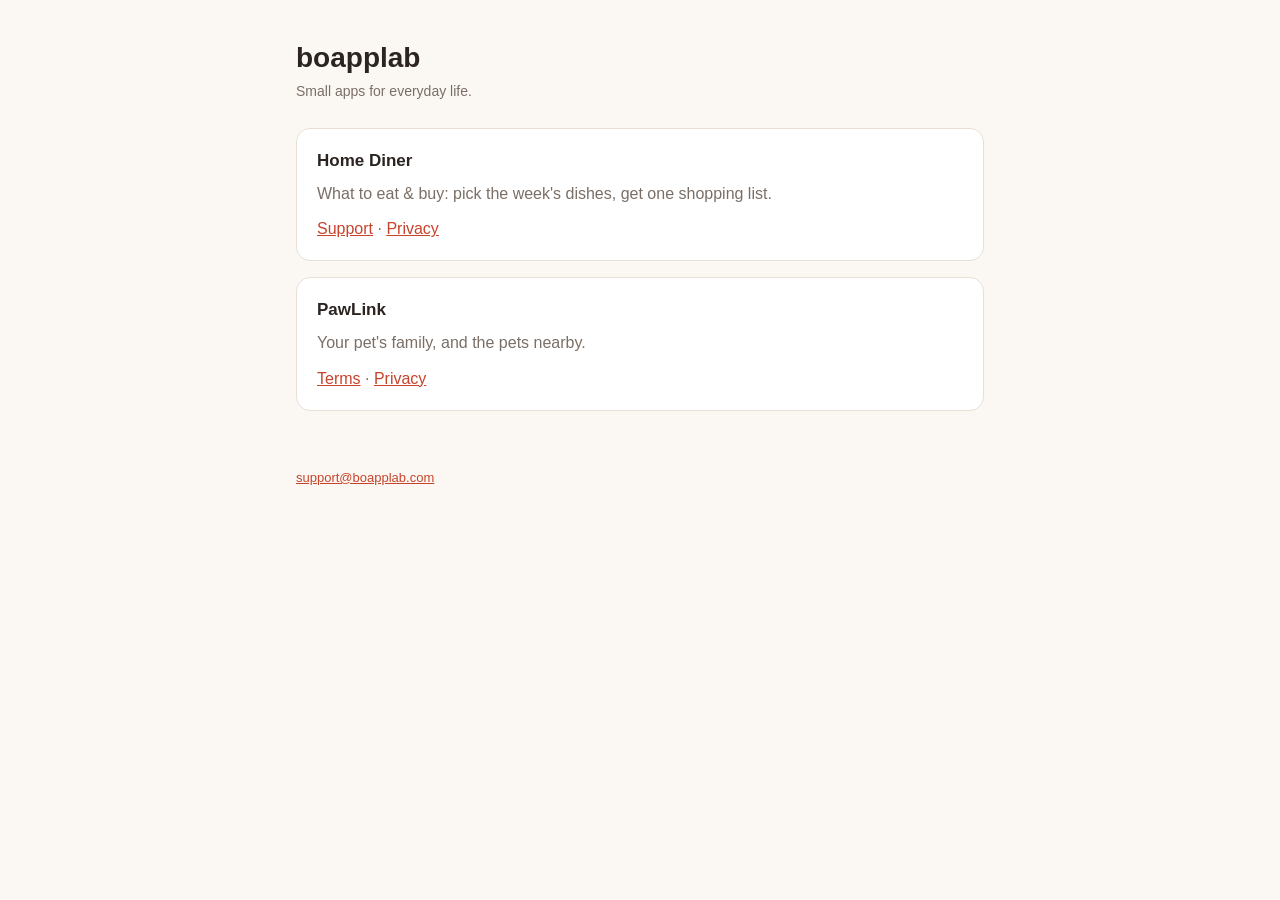
<file: index.html>
<!doctype html>
<html lang="en">
<head>
<meta charset="utf-8">
<meta name="viewport" content="width=device-width, initial-scale=1">
<title>boapplab</title>
<link rel="stylesheet" href="/style.css">
</head>
<body>
<main>
<h1>boapplab</h1>
<p class="meta">Small apps for everyday life.</p>
<div class="card">
  <h3>Home Diner</h3>
  <p>What to eat &amp; buy: pick the week's dishes, get one shopping list.</p>
  <p style="margin-top:8px"><a href="/homediner/support/">Support</a> · <a href="/homediner/privacy/">Privacy</a></p>
</div>
<div class="card">
  <h3>PawLink</h3>
  <p>Your pet's family, and the pets nearby.</p>
  <p style="margin-top:8px"><a href="/pawlink/terms/">Terms</a> · <a href="/pawlink/privacy/">Privacy</a></p>
</div>
<footer><a href="mailto:support@boapplab.com">support@boapplab.com</a></footer>
</main>
</body>
</html>
</file>
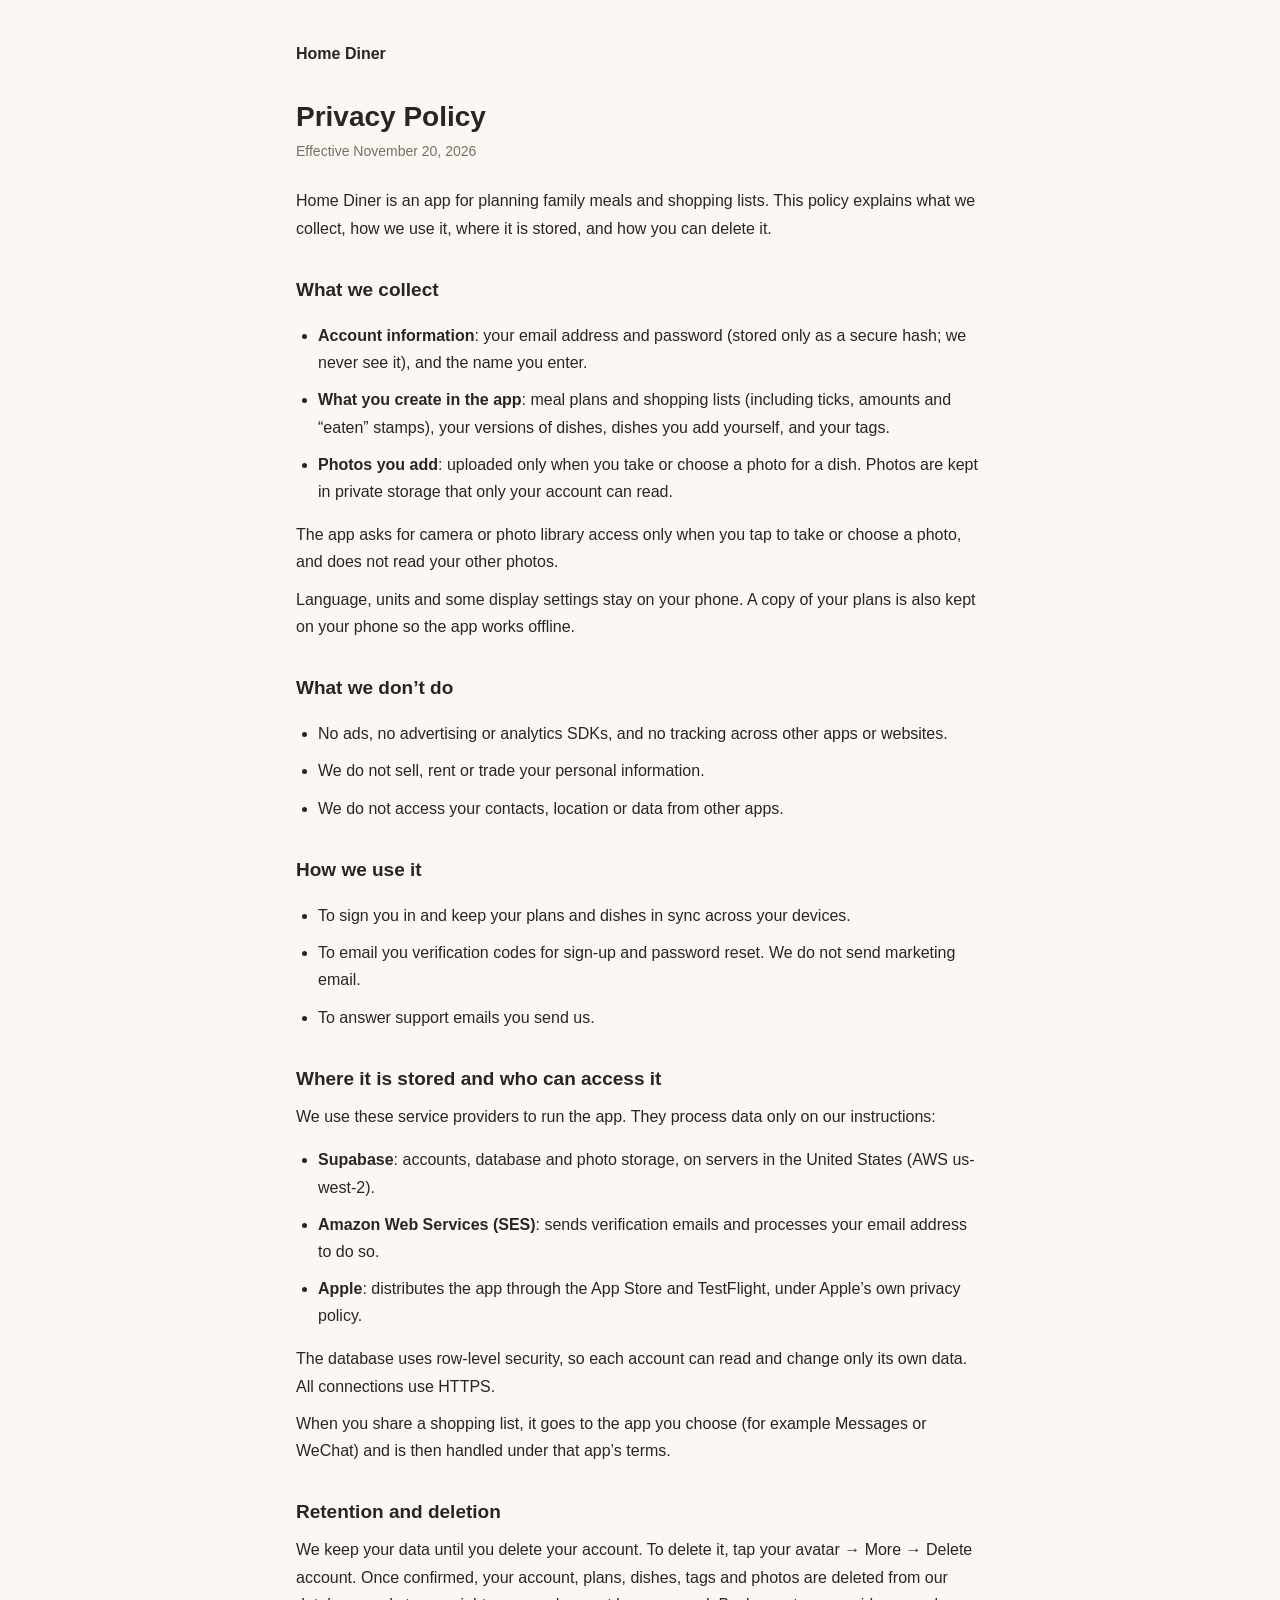
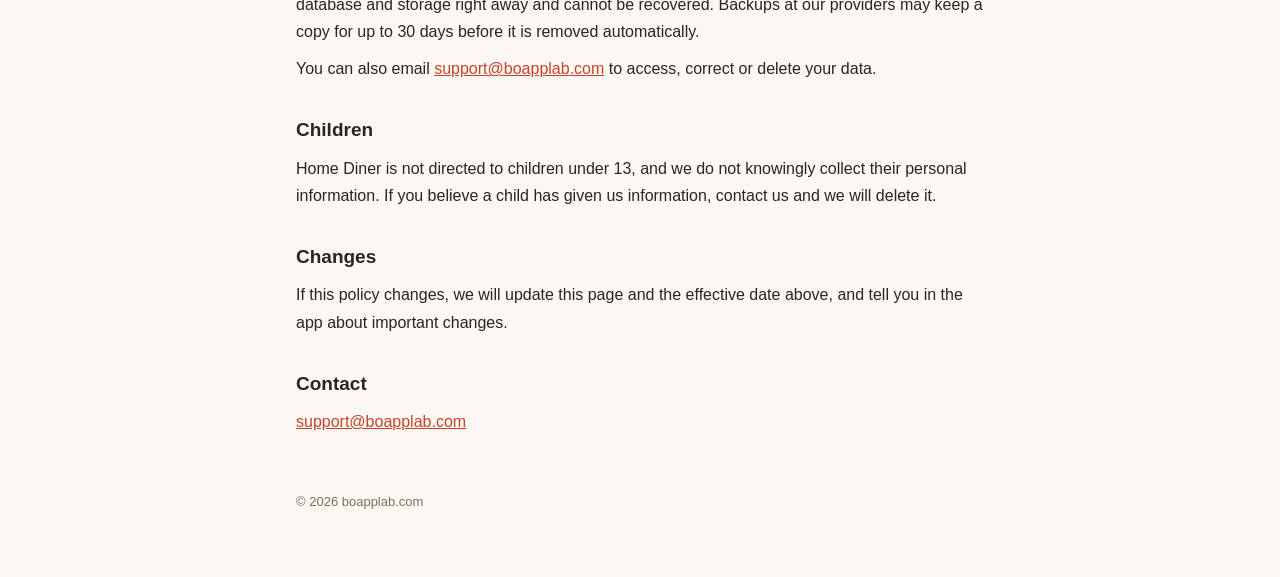
<file: homediner/privacy/index.html>
<!doctype html>
<html lang="en">
<head>
<meta charset="utf-8">
<meta name="viewport" content="width=device-width, initial-scale=1">
<title>Home Diner Privacy Policy</title>
<link rel="stylesheet" href="/style.css">
</head>
<body>
<main>
<header class="site">
  <a class="home" href="/homediner/support/">Home Diner</a>
</header>

<section class="lang-block" id="en" lang="en">
<h1>Privacy Policy</h1>
<p class="meta">Effective November 20, 2026</p>

<p>Home Diner is an app for planning family meals and shopping lists. This policy explains what we collect, how we use it, where it is stored, and how you can delete it.</p>

<h2>What we collect</h2>
<ul>
  <li><strong>Account information</strong>: your email address and password (stored only as a secure hash; we never see it), and the name you enter.</li>
  <li><strong>What you create in the app</strong>: meal plans and shopping lists (including ticks, amounts and “eaten” stamps), your versions of dishes, dishes you add yourself, and your tags.</li>
  <li><strong>Photos you add</strong>: uploaded only when you take or choose a photo for a dish. Photos are kept in private storage that only your account can read.</li>
</ul>
<p>The app asks for camera or photo library access only when you tap to take or choose a photo, and does not read your other photos.</p>
<p>Language, units and some display settings stay on your phone. A copy of your plans is also kept on your phone so the app works offline.</p>

<h2>What we don’t do</h2>
<ul>
  <li>No ads, no advertising or analytics SDKs, and no tracking across other apps or websites.</li>
  <li>We do not sell, rent or trade your personal information.</li>
  <li>We do not access your contacts, location or data from other apps.</li>
</ul>

<h2>How we use it</h2>
<ul>
  <li>To sign you in and keep your plans and dishes in sync across your devices.</li>
  <li>To email you verification codes for sign-up and password reset. We do not send marketing email.</li>
  <li>To answer support emails you send us.</li>
</ul>

<h2>Where it is stored and who can access it</h2>
<p>We use these service providers to run the app. They process data only on our instructions:</p>
<ul>
  <li><strong>Supabase</strong>: accounts, database and photo storage, on servers in the United States (AWS us-west-2).</li>
  <li><strong>Amazon Web Services (SES)</strong>: sends verification emails and processes your email address to do so.</li>
  <li><strong>Apple</strong>: distributes the app through the App Store and TestFlight, under Apple’s own privacy policy.</li>
</ul>
<p>The database uses row-level security, so each account can read and change only its own data. All connections use HTTPS.</p>
<p>When you share a shopping list, it goes to the app you choose (for example Messages or WeChat) and is then handled under that app’s terms.</p>

<h2>Retention and deletion</h2>
<p>We keep your data until you delete your account. To delete it, tap your avatar → More → Delete account. Once confirmed, your account, plans, dishes, tags and photos are deleted from our database and storage right away and cannot be recovered. Backups at our providers may keep a copy for up to 30 days before it is removed automatically.</p>
<p>You can also email <a href="mailto:support@boapplab.com">support@boapplab.com</a> to access, correct or delete your data.</p>

<h2>Children</h2>
<p>Home Diner is not directed to children under 13, and we do not knowingly collect their personal information. If you believe a child has given us information, contact us and we will delete it.</p>

<h2>Changes</h2>
<p>If this policy changes, we will update this page and the effective date above, and tell you in the app about important changes.</p>

<h2>Contact</h2>
<p><a href="mailto:support@boapplab.com">support@boapplab.com</a></p>
</section>

<footer>© 2026 boapplab.com</footer>
</main>
</body>
</html>
</file>
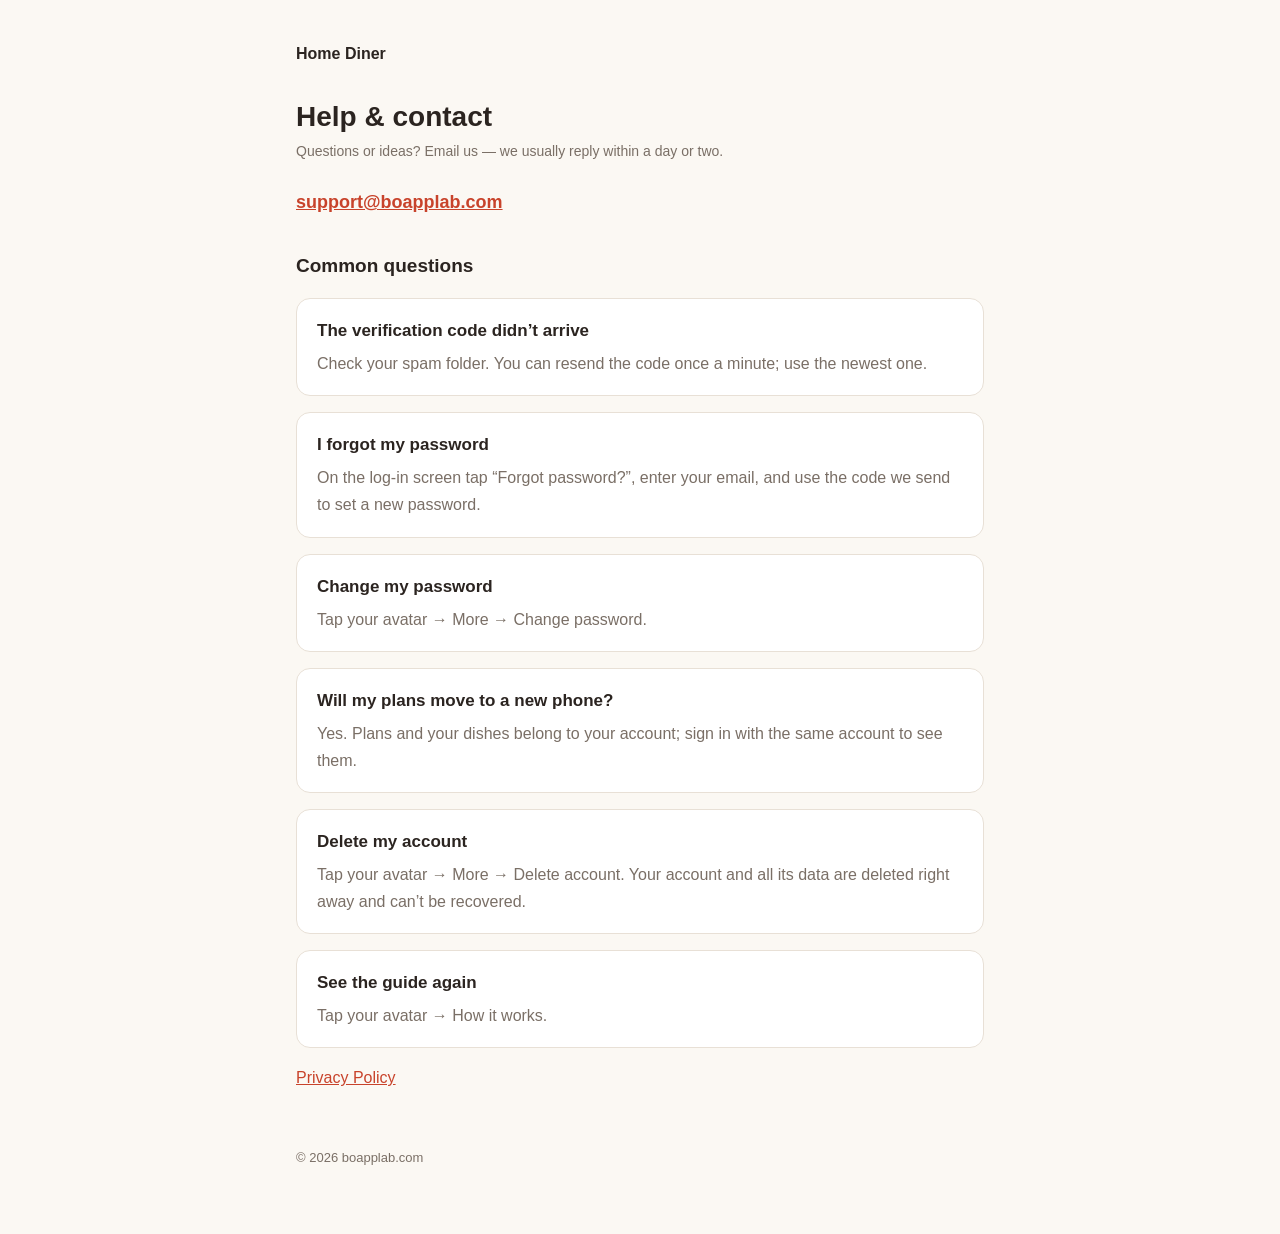
<file: homediner/support/index.html>
<!doctype html>
<html lang="en">
<head>
<meta charset="utf-8">
<meta name="viewport" content="width=device-width, initial-scale=1">
<title>Home Diner Support</title>
<link rel="stylesheet" href="/style.css">
</head>
<body>
<main>
<header class="site">
  <a class="home" href="/homediner/support/">Home Diner</a>
</header>

<section class="lang-block" id="en" lang="en">
<h1>Help &amp; contact</h1>
<p class="meta">Questions or ideas? Email us — we usually reply within a day or two.</p>
<p class="mail"><a href="mailto:support@boapplab.com">support@boapplab.com</a></p>

<h2>Common questions</h2>
<div class="card">
  <h3>The verification code didn’t arrive</h3>
  <p>Check your spam folder. You can resend the code once a minute; use the newest one.</p>
</div>
<div class="card">
  <h3>I forgot my password</h3>
  <p>On the log-in screen tap “Forgot password?”, enter your email, and use the code we send to set a new password.</p>
</div>
<div class="card">
  <h3>Change my password</h3>
  <p>Tap your avatar → More → Change password.</p>
</div>
<div class="card">
  <h3>Will my plans move to a new phone?</h3>
  <p>Yes. Plans and your dishes belong to your account; sign in with the same account to see them.</p>
</div>
<div class="card">
  <h3>Delete my account</h3>
  <p>Tap your avatar → More → Delete account. Your account and all its data are deleted right away and can’t be recovered.</p>
</div>
<div class="card">
  <h3>See the guide again</h3>
  <p>Tap your avatar → How it works.</p>
</div>

<p><a href="/homediner/privacy/">Privacy Policy</a></p>
</section>

<footer>© 2026 boapplab.com</footer>
</main>
</body>
</html>
</file>
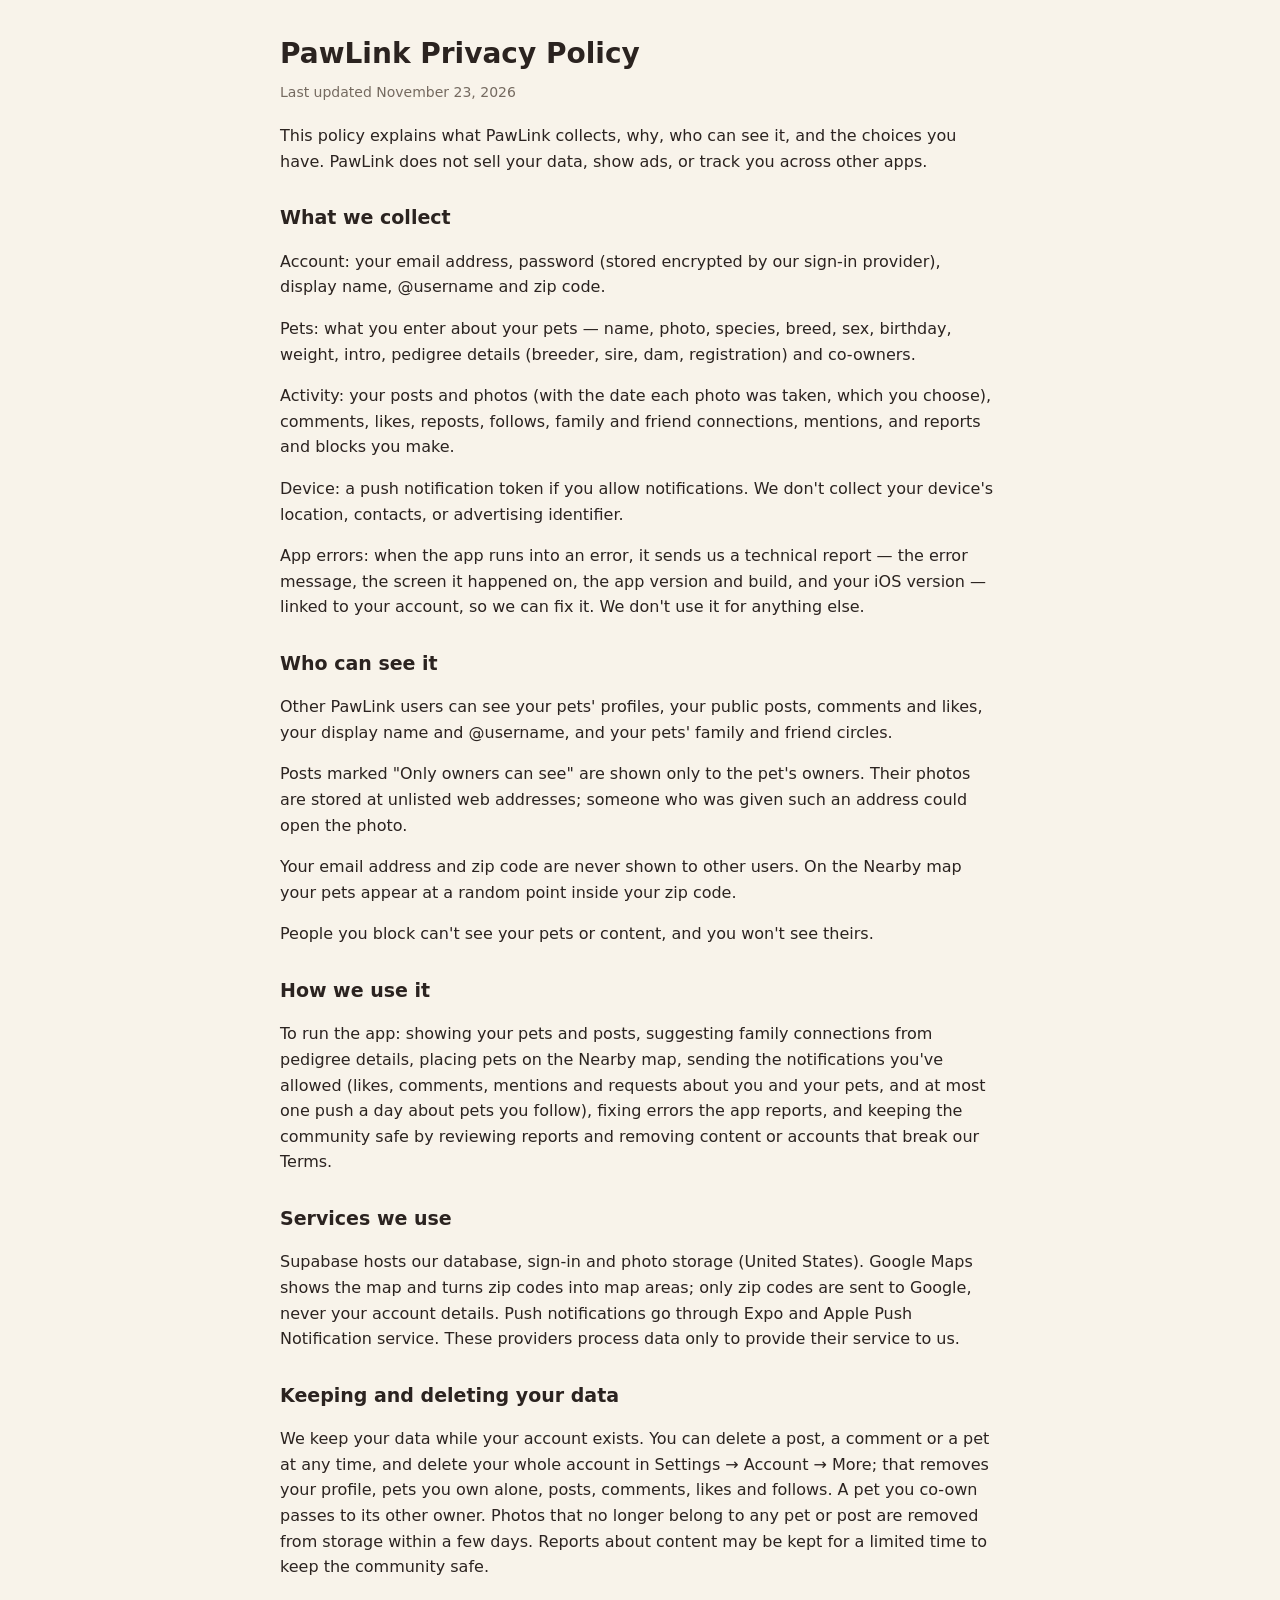
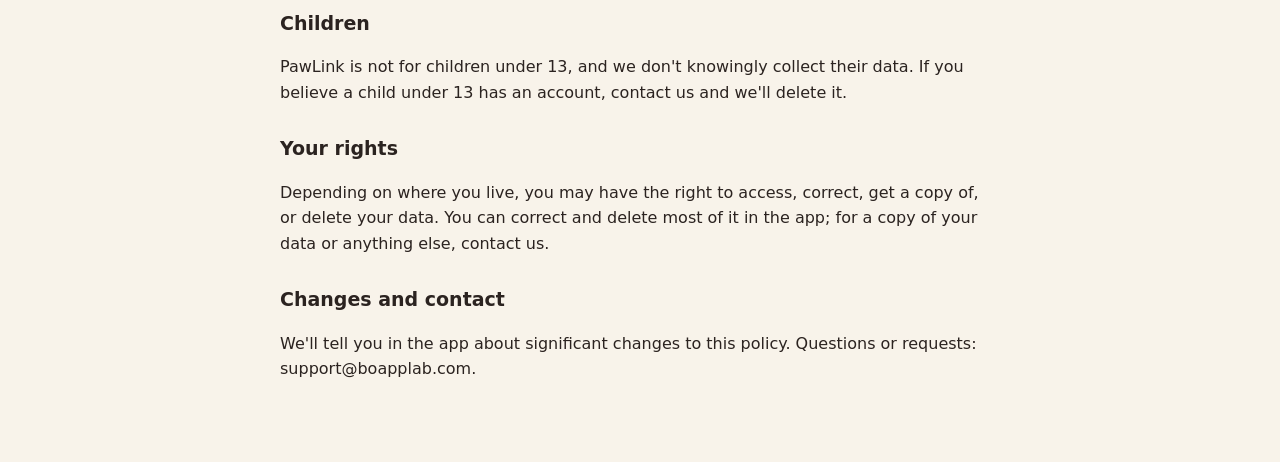
<file: pawlink/privacy/index.html>
<!doctype html>
<html lang="en">
<head>
<meta charset="utf-8">
<meta name="viewport" content="width=device-width, initial-scale=1">
<title>PawLink Privacy Policy</title>
<style>
  :root { --bg: #F8F3EA; --text: #2B2320; --muted: #756A60; }
  @media (prefers-color-scheme: dark) { :root { --bg: #1E1A16; --text: #F3ECE2; --muted: #B8AA9B; } }
  body { margin: 0; background: var(--bg); color: var(--text); font: 16px/1.6 -apple-system, system-ui, sans-serif; }
  main { max-width: 720px; margin: 0 auto; padding: 32px 16px 64px; }
  h1 { font-size: 28px; margin: 0 0 4px; }
  h2 { font-size: 19px; margin: 28px 0 6px; }
  .updated { color: var(--muted); font-size: 14px; margin: 0 0 20px; }
</style>
</head>
<body>
<main>
<h1>PawLink Privacy Policy</h1>
<p class="updated">Last updated November 23, 2026</p>
<p>This policy explains what PawLink collects, why, who can see it, and the choices you have. PawLink does not sell your data, show ads, or track you across other apps.</p>
<h2>What we collect</h2>
<p>Account: your email address, password (stored encrypted by our sign-in provider), display name, @username and zip code.</p>
<p>Pets: what you enter about your pets — name, photo, species, breed, sex, birthday, weight, intro, pedigree details (breeder, sire, dam, registration) and co-owners.</p>
<p>Activity: your posts and photos (with the date each photo was taken, which you choose), comments, likes, reposts, follows, family and friend connections, mentions, and reports and blocks you make.</p>
<p>Device: a push notification token if you allow notifications. We don't collect your device's location, contacts, or advertising identifier.</p>
<p>App errors: when the app runs into an error, it sends us a technical report — the error message, the screen it happened on, the app version and build, and your iOS version — linked to your account, so we can fix it. We don't use it for anything else.</p>
<h2>Who can see it</h2>
<p>Other PawLink users can see your pets' profiles, your public posts, comments and likes, your display name and @username, and your pets' family and friend circles.</p>
<p>Posts marked "Only owners can see" are shown only to the pet's owners. Their photos are stored at unlisted web addresses; someone who was given such an address could open the photo.</p>
<p>Your email address and zip code are never shown to other users. On the Nearby map your pets appear at a random point inside your zip code.</p>
<p>People you block can't see your pets or content, and you won't see theirs.</p>
<h2>How we use it</h2>
<p>To run the app: showing your pets and posts, suggesting family connections from pedigree details, placing pets on the Nearby map, sending the notifications you've allowed (likes, comments, mentions and requests about you and your pets, and at most one push a day about pets you follow), fixing errors the app reports, and keeping the community safe by reviewing reports and removing content or accounts that break our Terms.</p>
<h2>Services we use</h2>
<p>Supabase hosts our database, sign-in and photo storage (United States). Google Maps shows the map and turns zip codes into map areas; only zip codes are sent to Google, never your account details. Push notifications go through Expo and Apple Push Notification service. These providers process data only to provide their service to us.</p>
<h2>Keeping and deleting your data</h2>
<p>We keep your data while your account exists. You can delete a post, a comment or a pet at any time, and delete your whole account in Settings → Account → More; that removes your profile, pets you own alone, posts, comments, likes and follows. A pet you co-own passes to its other owner. Photos that no longer belong to any pet or post are removed from storage within a few days. Reports about content may be kept for a limited time to keep the community safe.</p>
<h2>Children</h2>
<p>PawLink is not for children under 13, and we don't knowingly collect their data. If you believe a child under 13 has an account, contact us and we'll delete it.</p>
<h2>Your rights</h2>
<p>Depending on where you live, you may have the right to access, correct, get a copy of, or delete your data. You can correct and delete most of it in the app; for a copy of your data or anything else, contact us.</p>
<h2>Changes and contact</h2>
<p>We'll tell you in the app about significant changes to this policy. Questions or requests: support@boapplab.com.</p>
</main>
</body>
</html>
</file>
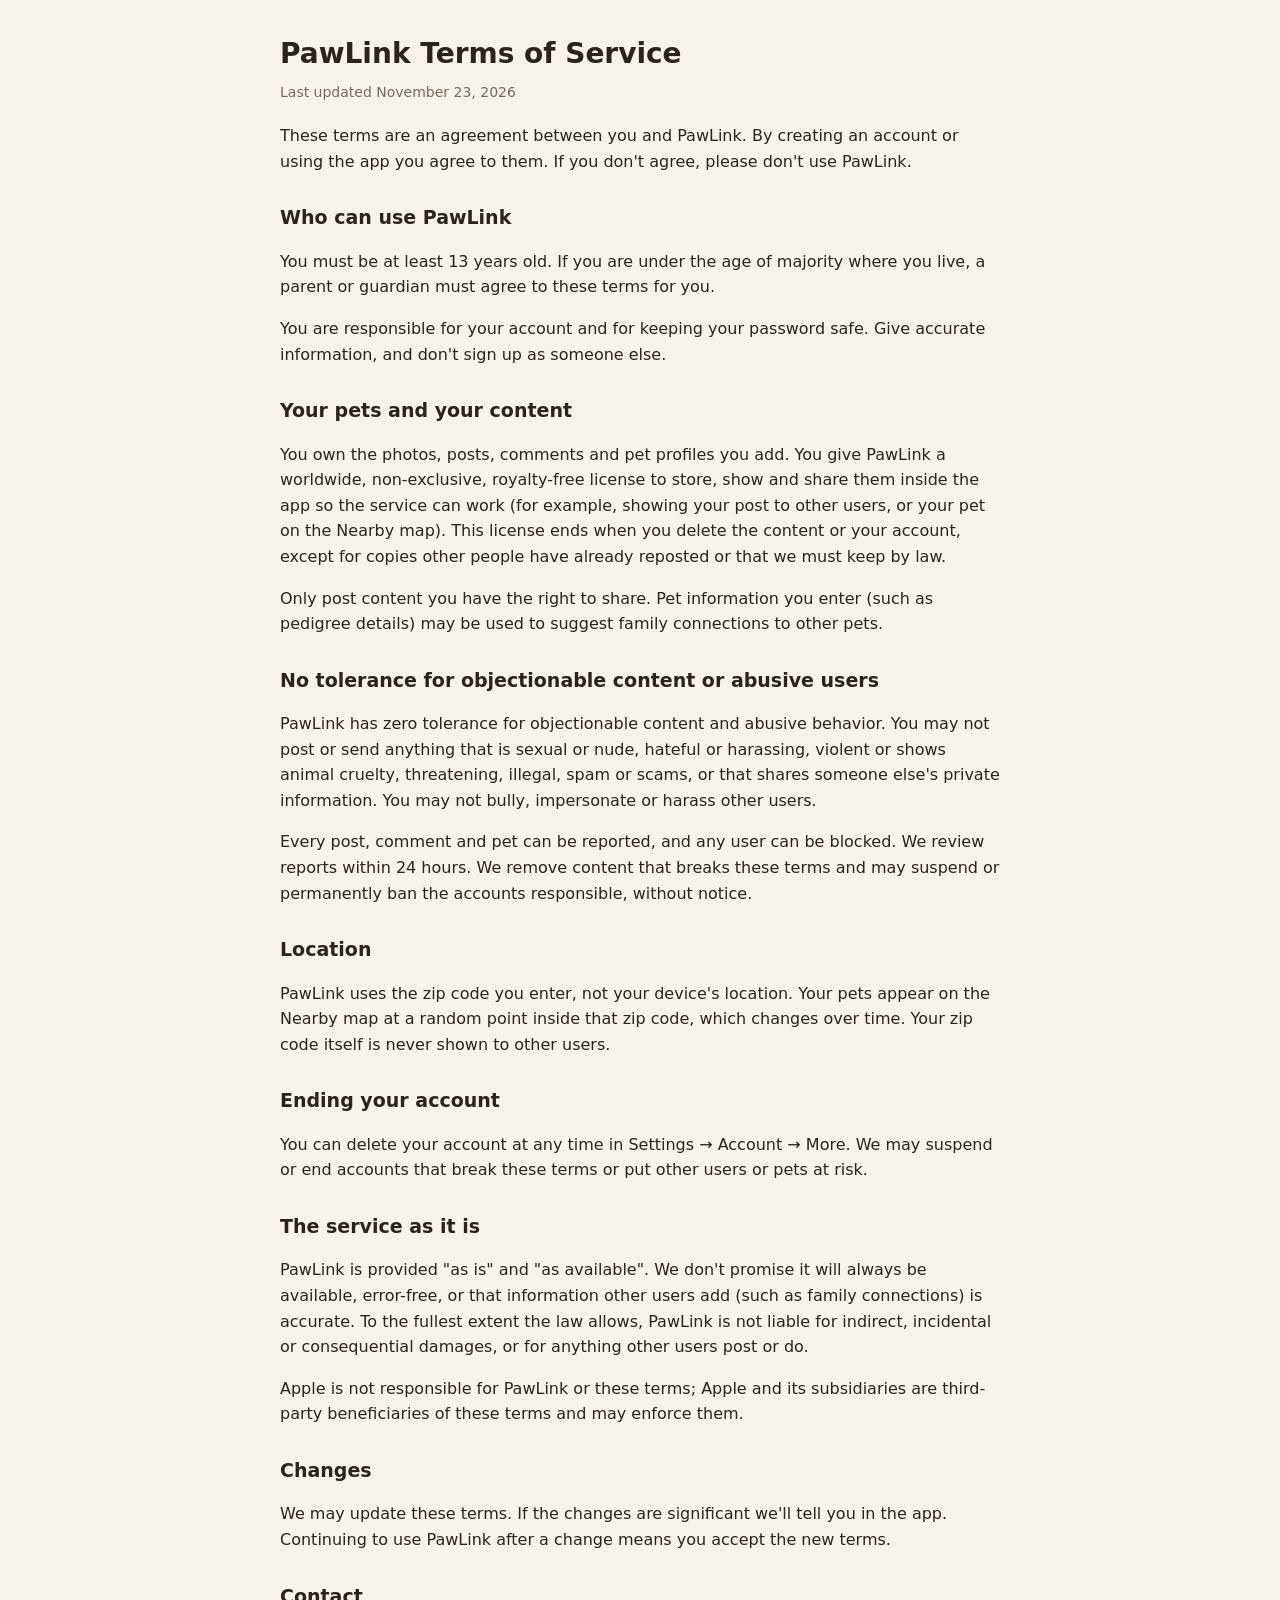
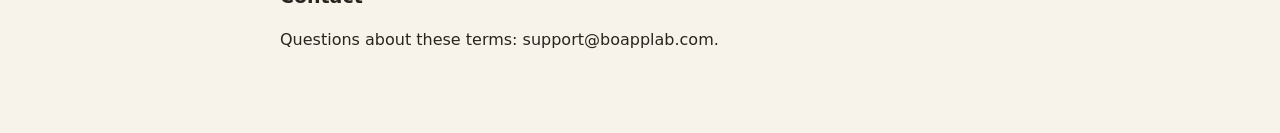
<file: pawlink/terms/index.html>
<!doctype html>
<html lang="en">
<head>
<meta charset="utf-8">
<meta name="viewport" content="width=device-width, initial-scale=1">
<title>PawLink Terms of Service</title>
<style>
  :root { --bg: #F8F3EA; --text: #2B2320; --muted: #756A60; }
  @media (prefers-color-scheme: dark) { :root { --bg: #1E1A16; --text: #F3ECE2; --muted: #B8AA9B; } }
  body { margin: 0; background: var(--bg); color: var(--text); font: 16px/1.6 -apple-system, system-ui, sans-serif; }
  main { max-width: 720px; margin: 0 auto; padding: 32px 16px 64px; }
  h1 { font-size: 28px; margin: 0 0 4px; }
  h2 { font-size: 19px; margin: 28px 0 6px; }
  .updated { color: var(--muted); font-size: 14px; margin: 0 0 20px; }
</style>
</head>
<body>
<main>
<h1>PawLink Terms of Service</h1>
<p class="updated">Last updated November 23, 2026</p>
<p>These terms are an agreement between you and PawLink. By creating an account or using the app you agree to them. If you don't agree, please don't use PawLink.</p>
<h2>Who can use PawLink</h2>
<p>You must be at least 13 years old. If you are under the age of majority where you live, a parent or guardian must agree to these terms for you.</p>
<p>You are responsible for your account and for keeping your password safe. Give accurate information, and don't sign up as someone else.</p>
<h2>Your pets and your content</h2>
<p>You own the photos, posts, comments and pet profiles you add. You give PawLink a worldwide, non-exclusive, royalty-free license to store, show and share them inside the app so the service can work (for example, showing your post to other users, or your pet on the Nearby map). This license ends when you delete the content or your account, except for copies other people have already reposted or that we must keep by law.</p>
<p>Only post content you have the right to share. Pet information you enter (such as pedigree details) may be used to suggest family connections to other pets.</p>
<h2>No tolerance for objectionable content or abusive users</h2>
<p>PawLink has zero tolerance for objectionable content and abusive behavior. You may not post or send anything that is sexual or nude, hateful or harassing, violent or shows animal cruelty, threatening, illegal, spam or scams, or that shares someone else's private information. You may not bully, impersonate or harass other users.</p>
<p>Every post, comment and pet can be reported, and any user can be blocked. We review reports within 24 hours. We remove content that breaks these terms and may suspend or permanently ban the accounts responsible, without notice.</p>
<h2>Location</h2>
<p>PawLink uses the zip code you enter, not your device's location. Your pets appear on the Nearby map at a random point inside that zip code, which changes over time. Your zip code itself is never shown to other users.</p>
<h2>Ending your account</h2>
<p>You can delete your account at any time in Settings → Account → More. We may suspend or end accounts that break these terms or put other users or pets at risk.</p>
<h2>The service as it is</h2>
<p>PawLink is provided "as is" and "as available". We don't promise it will always be available, error-free, or that information other users add (such as family connections) is accurate. To the fullest extent the law allows, PawLink is not liable for indirect, incidental or consequential damages, or for anything other users post or do.</p>
<p>Apple is not responsible for PawLink or these terms; Apple and its subsidiaries are third-party beneficiaries of these terms and may enforce them.</p>
<h2>Changes</h2>
<p>We may update these terms. If the changes are significant we'll tell you in the app. Continuing to use PawLink after a change means you accept the new terms.</p>
<h2>Contact</h2>
<p>Questions about these terms: support@boapplab.com.</p>
</main>
</body>
</html>
</file>
<file: style.css>
:root {
  --bg: #fbf8f3;
  --text: #2b2420;
  --muted: #7a6f66;
  --accent: #c8432b;
  --line: #e8e0d6;
  --card: #ffffff;
  color-scheme: light dark;
}
@media (prefers-color-scheme: dark) {
  :root {
    --bg: #1c1916;
    --text: #efe8e0;
    --muted: #a89d92;
    --accent: #ef6a50;
    --line: #3a332d;
    --card: #25211d;
  }
}
* { box-sizing: border-box; }
body {
  margin: 0;
  background: var(--bg);
  color: var(--text);
  font: 16px/1.7 -apple-system, BlinkMacSystemFont, "PingFang SC", "Hiragino Sans GB", "Segoe UI", Roboto, "Noto Sans SC", sans-serif;
}
main { max-width: 720px; margin: 0 auto; padding: 40px 16px 64px; }
header.site { display: flex; align-items: center; justify-content: space-between; gap: 12px; margin-bottom: 32px; }
header.site a.home { color: var(--text); text-decoration: none; font-weight: 600; }
nav.lang a { color: var(--muted); text-decoration: none; margin-left: 12px; font-size: 14px; }
nav.lang a:hover { color: var(--accent); }
h1 { font-size: 28px; line-height: 1.3; margin: 0 0 4px; }
h2 { font-size: 19px; margin: 32px 0 8px; }
p, li { margin: 0 0 10px; }
ul { padding-left: 22px; }
a { color: var(--accent); }
.meta { color: var(--muted); font-size: 14px; margin-bottom: 24px; }
section.lang-block + section.lang-block { margin-top: 56px; padding-top: 40px; border-top: 1px solid var(--line); }
.card { background: var(--card); border: 1px solid var(--line); border-radius: 14px; padding: 18px 20px; margin: 16px 0; }
.card h3 { margin: 0 0 4px; font-size: 17px; }
.card p { margin: 0; color: var(--muted); }
.mail { font-size: 18px; font-weight: 600; }
footer { margin-top: 56px; color: var(--muted); font-size: 13px; }
</file>
